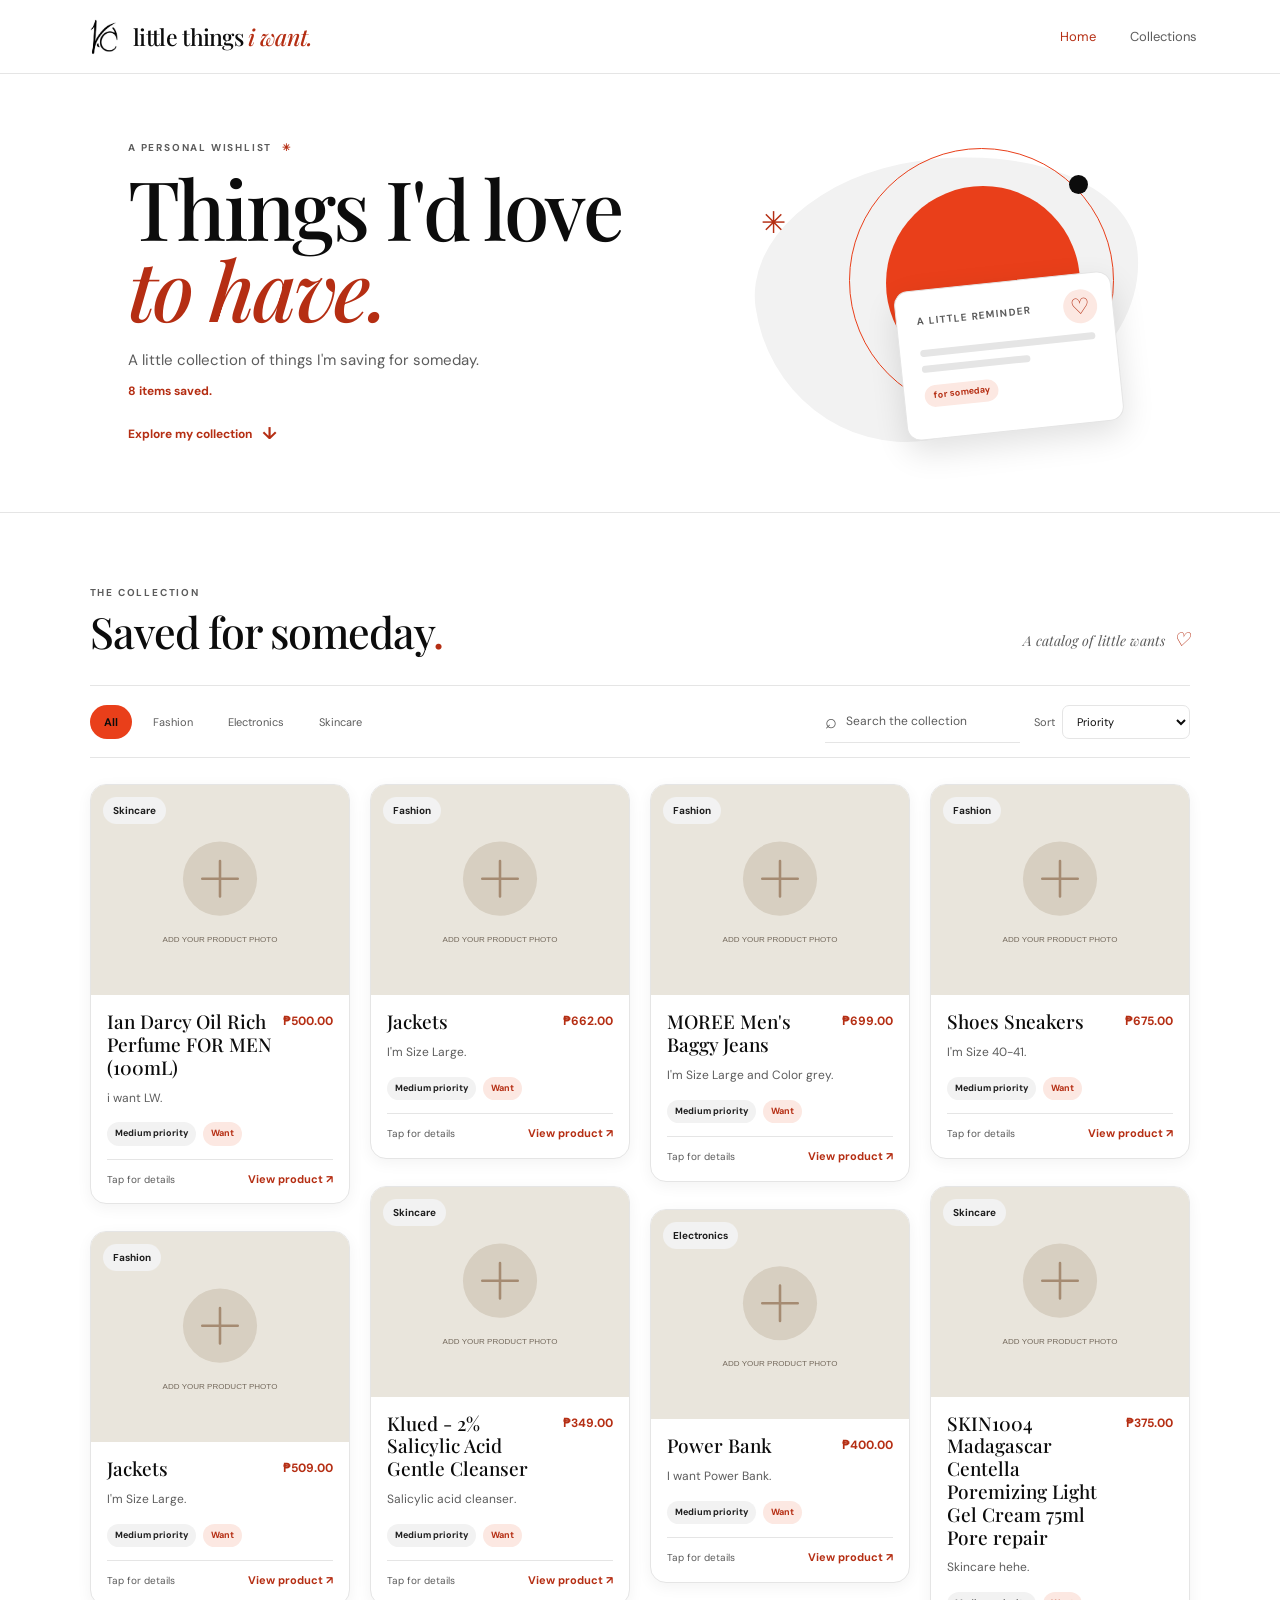
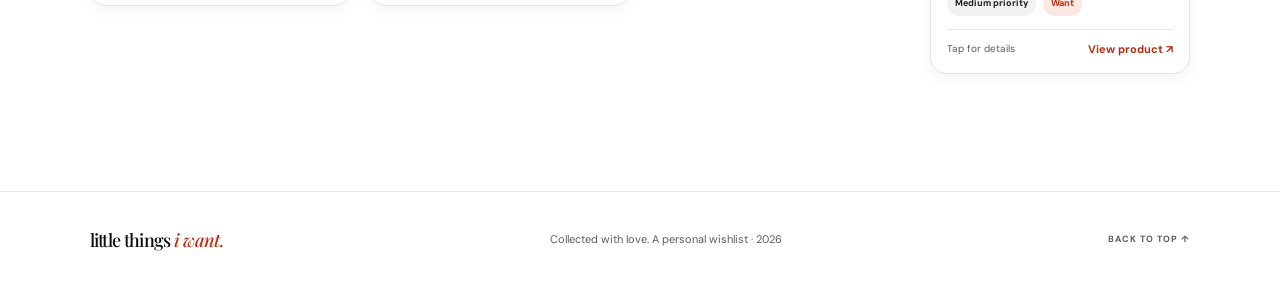
<file: index.html>
<!doctype html>
<html lang="en">
<head>
  <meta charset="utf-8">
  <meta name="viewport" content="width=device-width, initial-scale=1">
  <meta name="theme-color" content="#FFFFFF">
  <meta name="description" content="A little collection of things I'm saving for someday.">
  <title>little things i want.</title>
  <link rel="preconnect" href="https://fonts.googleapis.com">
  <link rel="preconnect" href="https://fonts.gstatic.com" crossorigin>
  <link href="https://fonts.googleapis.com/css2?family=DM+Sans:wght@400;500;600;700&family=Playfair+Display:ital,wght@0,500;0,600;1,500&display=swap" rel="stylesheet">
  <link rel="stylesheet" href="assets/css/style.css">
  <link rel="stylesheet" href="assets/css/responsive.css">
  <script src="assets/js/wishlist.js" defer></script>
  <script src="assets/js/storage.js" defer></script>
  <script src="assets/js/filters.js" defer></script>
  <script src="assets/js/app.js" defer></script>
</head>
<body>
  <header class="site-header" id="top">
    <a class="brand" href="https://rgb-tamps.github.io/Webpage1/" target="_blank" rel="noopener noreferrer" aria-label="little things i want, home">
      <img class="brand-logo" src="assets/images/cropped_circle_image%20(2).png" alt="">
      <span class="brand-name">little things <span>i want.</span></span>
    </a>
    <nav class="main-nav" aria-label="Main navigation">
      <a class="current" href="./" aria-current="page">Home</a>
      <a href="#wishlist">Collections</a>
    </nav>
  </header>
  <main>
    <section class="hero" aria-labelledby="heroTitle">
      <div class="hero-copy">
        <p class="eyebrow">A PERSONAL WISHLIST <span aria-hidden="true">✳</span></p>
        <h1 id="heroTitle">Things I'd love<br><em>to have.</em></h1>
        <p class="hero-subtitle">A little collection of things I'm saving for someday.</p>
        <p class="live-count" id="itemCount" aria-live="polite">Loading saved things...</p>
        <a class="hero-link" href="#wishlist">Explore my collection <span aria-hidden="true">↓</span></a>
      </div>
      <div class="hero-art" aria-hidden="true">
        <span class="hero-art-orbit"></span>
        <span class="hero-art-disc"></span>
        <span class="hero-art-dot"></span>
        <span class="hero-art-spark">✳</span>
        <div class="hero-art-note">
          <span class="art-note-kicker">A little reminder</span>
          <span class="art-note-heart">♡</span>
          <span class="art-note-line"></span>
          <span class="art-note-line short"></span>
          <span class="art-note-pill">for someday</span>
        </div>
      </div>
    </section>
    <section class="collection-section" id="wishlist" aria-labelledby="collectionTitle">
      <div class="section-heading">
        <div>
          <p class="eyebrow">THE COLLECTION</p>
          <h2 id="collectionTitle">Saved for someday<span class="sage-dot">.</span></h2>
        </div>
        <p class="section-note">A catalog of little wants <span aria-hidden="true">♡</span></p>
      </div>
      <div class="toolbar">
        <div class="category-list" id="categoryFilters" aria-label="Filter by category"></div>
        <div class="toolbar-tools">
          <label class="search-box">
            <span aria-hidden="true">⌕</span>
            <input id="searchInput" type="search" placeholder="Search the collection" aria-label="Search wishlist">
          </label>
          <label class="sort-label">Sort
            <select id="sortSelect" aria-label="Sort wishlist">
              <option value="priority">Priority</option>
              <option value="price-low">Price: low to high</option>
              <option value="price-high">Price: high to low</option>
              <option value="name">Name: A to Z</option>
            </select>
          </label>
        </div>
      </div>
      <p class="load-message hidden" id="loadMessage" role="status"></p>
      <div class="masonry-grid" id="wishlistGrid" aria-live="polite" aria-busy="true"></div>
      <div class="empty-state hidden" id="emptyState">
        <span aria-hidden="true">♡</span>
        <h3>No little things found.</h3>
        <p>Try another search or choose a different category.</p>
      </div>
    </section>
  </main>
  <footer class="site-footer">
    <a class="brand footer-brand" href="./">little things <span>i want.</span></a>
    <p>Collected with love. A personal wishlist · 2026</p>
    <a class="back-top" href="#top">BACK TO TOP ↑</a>
  </footer>
  <dialog class="details-dialog" id="detailsDialog" aria-labelledby="dialogTitle">
    <button class="dialog-close" id="dialogClose" type="button" aria-label="Close item details">×</button>
    <div class="dialog-content" id="dialogContent"></div>
  </dialog>
</body>
</html>
</file>
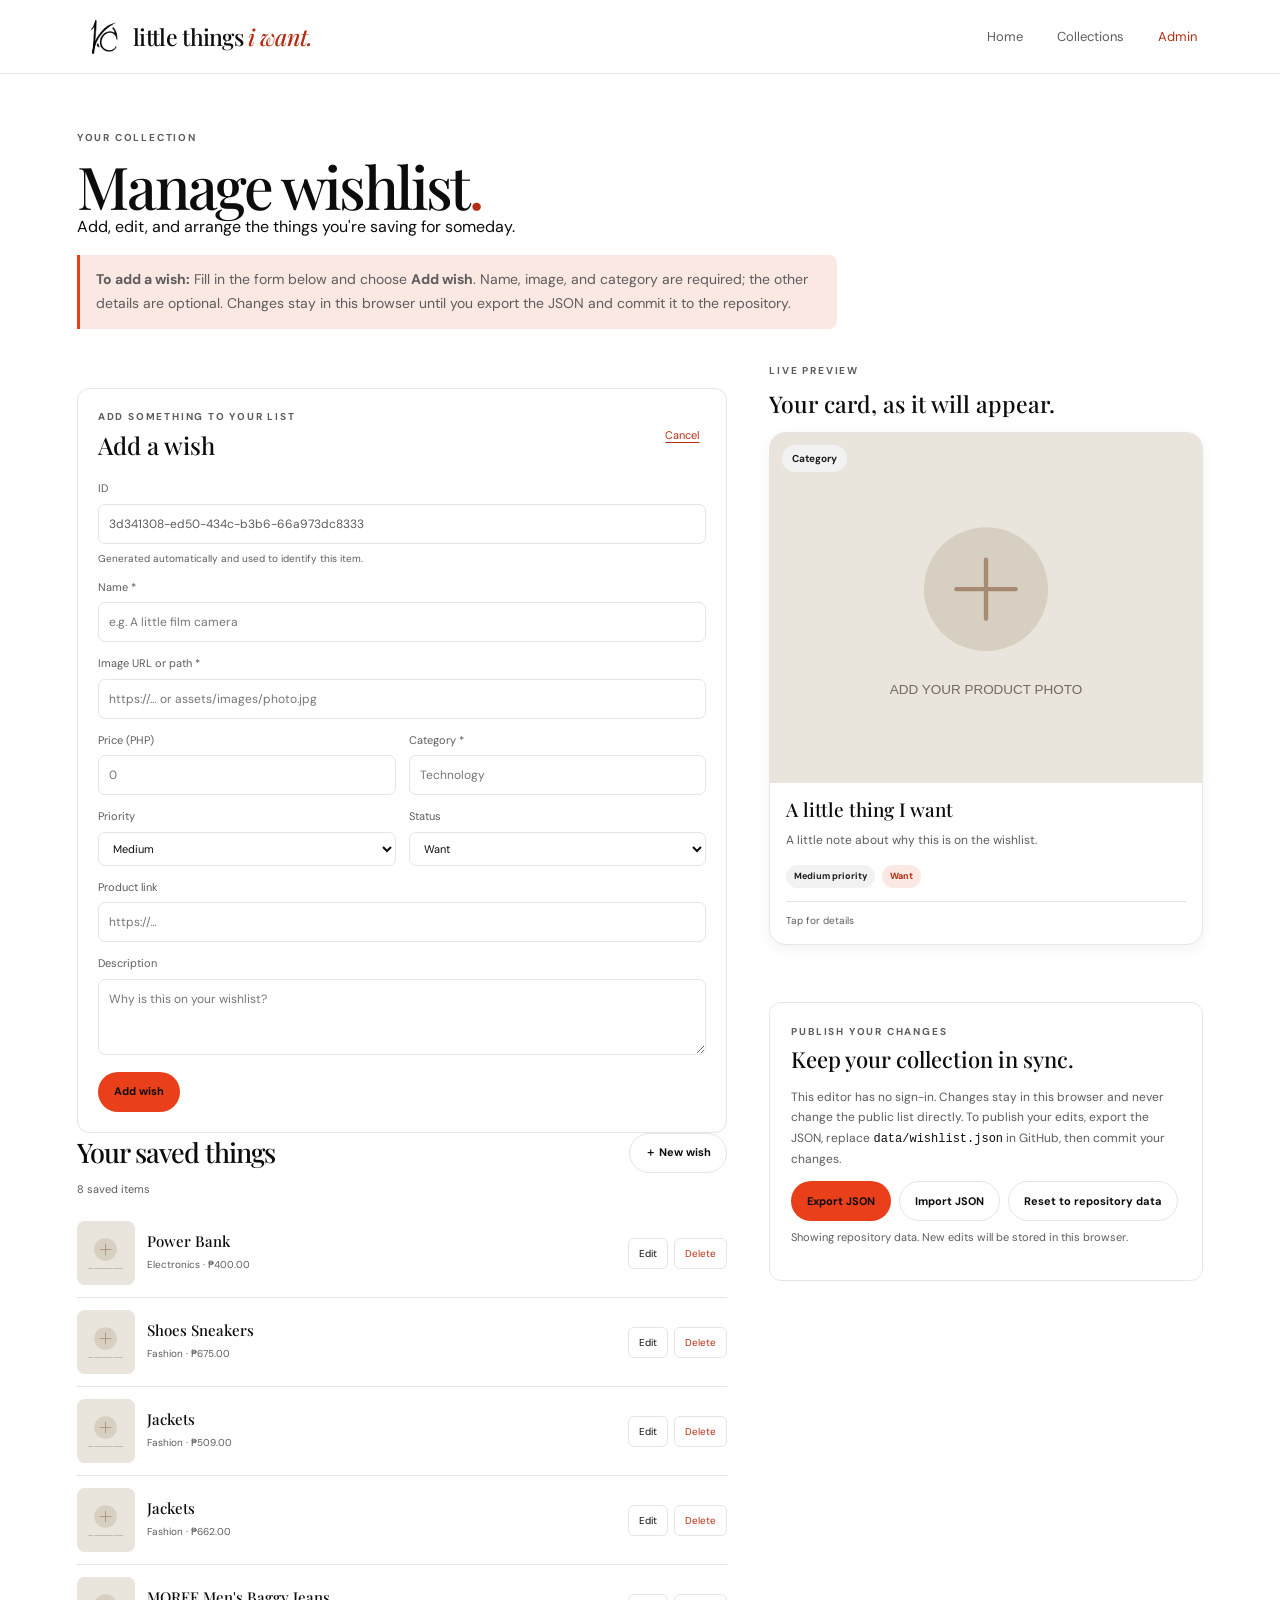
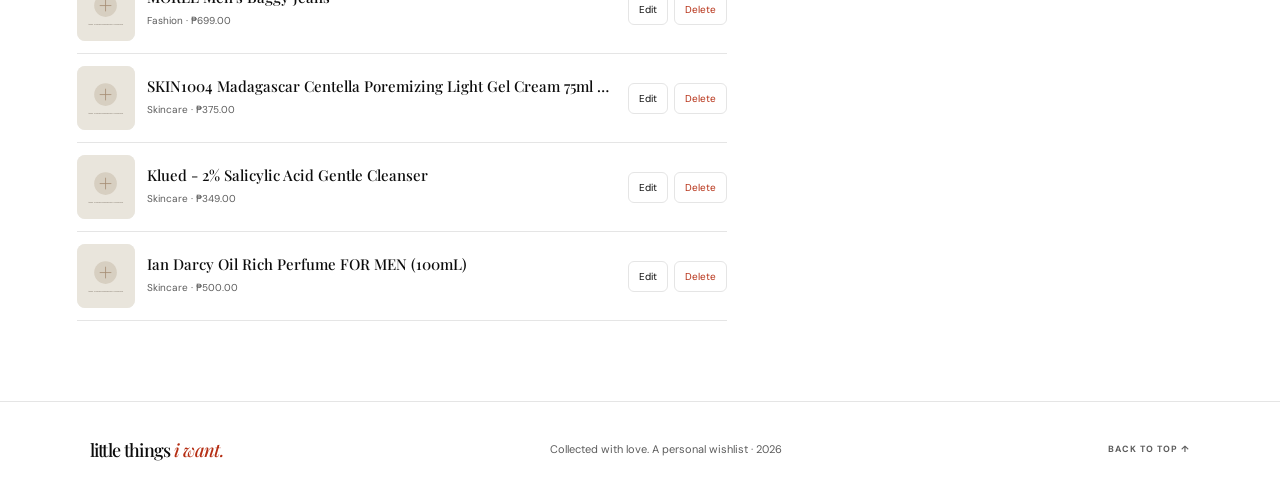
<file: admin.html>
<!doctype html>
<html lang="en">
<head>
  <meta charset="utf-8">
  <meta name="viewport" content="width=device-width, initial-scale=1">
  <meta name="theme-color" content="#FFFFFF">
  <meta name="description" content="Manage the little things on your wishlist.">
  <title>Manage wishlist · little things i want.</title>
  <link rel="preconnect" href="https://fonts.googleapis.com">
  <link rel="preconnect" href="https://fonts.gstatic.com" crossorigin>
  <link href="https://fonts.googleapis.com/css2?family=DM+Sans:wght@400;500;600;700&family=Playfair+Display:ital,wght@0,500;0,600;1,500&display=swap" rel="stylesheet">
  <link rel="stylesheet" href="assets/css/style.css">
  <link rel="stylesheet" href="assets/css/responsive.css">
  <script src="assets/js/wishlist.js" defer></script>
  <script src="assets/js/storage.js" defer></script>
  <script src="assets/js/admin.js" defer></script>
</head>
<body class="admin-page">
  <header class="site-header" id="top">
    <a class="brand" href="./" aria-label="little things i want, home">
      <img class="brand-logo" src="assets/images/cropped_circle_image%20(2).png" alt="">
      <span class="brand-name">little things <span>i want.</span></span>
    </a>
    <nav class="main-nav" aria-label="Main navigation">
      <a href="./">Home</a>
      <a href="index.html#wishlist">Collections</a>
      <a class="current" href="admin.html" aria-current="page">Admin</a>
    </nav>
  </header>
  <main class="admin-main">
    <div class="admin-intro">
      <p class="eyebrow">YOUR COLLECTION</p>
      <h1>Manage wishlist<span class="sage-dot">.</span></h1>
      <p>Add, edit, and arrange the things you're saving for someday.</p>
      <p class="admin-help"><strong>To add a wish:</strong> Fill in the form below and choose <strong>Add wish</strong>. Name, image, and category are required; the other details are optional. Changes stay in this browser until you export the JSON and commit it to the repository.</p>
    </div>
    <section class="admin-workspace" aria-label="Wishlist editor">
      <div class="admin-editor">
        <form class="item-form" id="itemForm" aria-labelledby="formTitle">
          <div class="form-heading">
            <div>
              <p class="eyebrow">ADD SOMETHING TO YOUR LIST</p>
              <h2 id="formTitle">Add a wish</h2>
            </div>
            <button class="text-button" id="cancelEdit" type="button">Cancel</button>
          </div>
          <div class="form-grid">
            <label class="full-field">ID
              <input id="itemId" name="id" type="text" readonly aria-describedby="idHelp">
              <small id="idHelp">Generated automatically and used to identify this item.</small>
            </label>
            <label class="full-field">Name *
              <input id="itemName" name="name" type="text" maxlength="90" required placeholder="e.g. A little film camera">
            </label>
            <label class="full-field">Image URL or path *
              <input id="itemImage" name="image" type="text" required placeholder="https://… or assets/images/photo.jpg">
            </label>
            <label>Price (PHP)
              <input id="itemPrice" name="price" type="number" min="0" step="0.01" placeholder="0">
            </label>
            <label>Category *
              <input id="itemCategory" name="category" type="text" maxlength="35" required placeholder="Technology">
            </label>
            <label>Priority
              <select id="itemPriority" name="priority">
                <option>Low</option><option selected>Medium</option><option>High</option>
              </select>
            </label>
            <label>Status
              <select id="itemStatus" name="status">
                <option value="Want">Want</option><option value="Purchased">Purchased</option>
              </select>
            </label>
            <label class="full-field">Product link
              <input id="itemUrl" name="url" type="url" placeholder="https://…">
            </label>
            <label class="full-field">Description
              <textarea id="itemDescription" name="description" rows="3" maxlength="280" placeholder="Why is this on your wishlist?"></textarea>
            </label>
          </div>
          <div class="form-actions"><button class="primary-button" id="saveItemButton" type="submit">Add wish</button></div>
        </form>
        <div class="admin-list-heading">
          <h2>Your saved things</h2>
          <button class="secondary-button" id="newItemButton" type="button">＋ New wish</button>
        </div>
        <p class="admin-count" id="adminItemCount" aria-live="polite"></p>
        <div class="admin-item-list" id="adminItemList"></div>
      </div>
      <aside class="preview-column" aria-labelledby="previewHeading">
        <p class="eyebrow">LIVE PREVIEW</p>
        <h2 id="previewHeading">Your card, as it will appear.</h2>
        <article class="product-card preview-card" id="cardPreview"></article>
        <section class="backup-section" aria-labelledby="backupHeading">
          <p class="eyebrow">PUBLISH YOUR CHANGES</p>
          <h2 id="backupHeading">Keep your collection in sync.</h2>
          <p>This editor has no sign-in. Changes stay in this browser and never change the public list directly. To publish your edits, export the JSON, replace <code>data/wishlist.json</code> in GitHub, then commit your changes.</p>
          <div class="backup-actions">
            <button class="primary-button" id="exportButton" type="button">Export JSON</button>
            <label class="secondary-button file-button">Import JSON
              <input id="importInput" type="file" accept=".json,application/json">
            </label>
            <button class="secondary-button" id="restoreButton" type="button">Reset to repository data</button>
          </div>
          <p class="storage-note" id="storageNote">Changes are stored in this browser only.</p>
        </section>
      </aside>
    </section>
  </main>
  <footer class="site-footer">
    <a class="brand footer-brand" href="./">little things <span>i want.</span></a>
    <p>Collected with love. A personal wishlist · 2026</p>
    <a class="back-top" href="#top">BACK TO TOP ↑</a>
  </footer>
  <div class="toast" id="toast" role="status" aria-live="polite"></div>
</body>
</html>
</file>
<file: assets/css/style.css>
:root {
  --sage: #E93F1A;
  --sage-dark: #B52E13;
  --sage-tint: #FCE8E2;
  --terracotta: #E93F1A;
  --terracotta-dark: #B52E13;
  --terracotta-tint: #FCE8E2;
  --lilac: #1D1D1D;
  --lilac-dark: #1D1D1D;
  --lilac-tint: #F2F2F2;
  --background: #FFFFFF;
  --card: #FFFFFF;
  --text: #0C0C0C;
  --muted: #5C5C5C;
  --border: #E5E5E5;
  --shadow: 0 12px 32px rgba(12, 12, 12, 0.12);
  --soft-shadow: 0 4px 15px rgba(12, 12, 12, 0.05);
  --backdrop: rgba(0, 0, 0, 0.52);
  --font-body: "DM Sans", sans-serif;
  --font-heading: "Playfair Display", Georgia, serif;
  --radius-card: 16px;
}

* { box-sizing: border-box; }
html { scroll-behavior: smooth; scroll-padding-top: 90px; }
body {
  margin: 0;
  background: var(--background);
  color: var(--text);
  font-family: var(--font-body);
  line-height: 1.5;
  animation: page-fade-in 450ms ease both;
}
button, input, textarea, select { font: inherit; }
button, a { -webkit-tap-highlight-color: transparent; }
a { color: inherit; text-decoration: none; }
button { cursor: pointer; }
:focus-visible { outline: 3px solid var(--lilac-dark); outline-offset: 3px; }
.hidden { display: none !important; }

@keyframes page-fade-in {
  from { opacity: 0; transform: translateY(5px); }
  to { opacity: 1; transform: translateY(0); }
}

.site-header {
  position: sticky;
  z-index: 5;
  top: 0;
  height: 74px;
  display: flex;
  align-items: center;
  justify-content: space-between;
  padding: 0 max(6.5%, calc((100% - 1250px) / 2));
  background: var(--background);
  border-bottom: 1px solid var(--border);
}
.site-header .brand { display: inline-flex; align-items: center; gap: 10px; }
.brand { font: 500 23px/1 var(--font-heading); letter-spacing: -0.7px; white-space: nowrap; }
.brand-logo { display: block; width: 40px; height: 40px; flex: 0 0 auto; border-radius: 50%; object-fit: cover; }
.brand span { color: var(--sage-dark); font-style: italic; }
.brand > .brand-name { color: var(--text); font: inherit; font-style: normal; }
.brand-name > span { color: var(--sage-dark); font-style: italic; }
.main-nav { display: flex; align-items: center; gap: 34px; color: var(--muted); font-size: 13px; }
.main-nav a { padding: 8px 0; transition: color 180ms ease; }
.main-nav a:hover, .main-nav a.current { color: var(--sage-dark); }

.hero {
  display: grid;
  grid-template-columns: minmax(0, 1.15fr) minmax(280px, 0.85fr);
  align-items: center;
  gap: 34px;
  min-height: 424px;
  padding: 64px 10%;
  border-bottom: 1px solid var(--border);
}
.hero-copy { position: relative; z-index: 1; }
.hero-art { position: relative; width: 100%; max-width: 440px; min-height: 310px; justify-self: end; }
.hero-art::before {
  position: absolute;
  inset: 20px 10px 12px 25px;
  border-radius: 47% 53% 61% 39% / 44% 42% 58% 56%;
  background: var(--lilac-tint);
  content: "";
  transform: rotate(-8deg);
}
.hero-art-orbit {
  position: absolute;
  top: 10px;
  right: 38px;
  width: 265px;
  height: 265px;
  border: 1px solid var(--sage);
  border-radius: 50%;
}
.hero-art-disc {
  position: absolute;
  top: 48px;
  right: 72px;
  width: 194px;
  height: 194px;
  border-radius: 50%;
  background: var(--sage);
}
.hero-art-dot {
  position: absolute;
  top: 37px;
  right: 64px;
  width: 19px;
  height: 19px;
  border-radius: 50%;
  background: var(--text);
}
.hero-art-spark {
  position: absolute;
  top: 62px;
  left: 30px;
  color: var(--terracotta-dark);
  font-size: 30px;
}
.hero-art-note {
  position: absolute;
  right: 8%;
  bottom: 17px;
  display: flex;
  width: 218px;
  min-height: 150px;
  flex-direction: column;
  align-items: flex-start;
  padding: 23px 20px;
  transform: rotate(-6deg);
  border: 1px solid var(--border);
  border-radius: 14px;
  background: var(--card);
  box-shadow: var(--shadow);
}
.art-note-kicker { color: var(--muted); font-size: 10px; font-weight: 700; letter-spacing: 1.2px; text-transform: uppercase; }
.art-note-heart {
  position: absolute;
  top: 15px;
  right: 15px;
  display: grid;
  width: 34px;
  height: 34px;
  place-items: center;
  border-radius: 50%;
  background: var(--sage-tint);
  color: var(--sage-dark);
  font-size: 22px;
}
.art-note-line { display: block; width: 100%; height: 7px; margin-top: 21px; border-radius: 6px; background: var(--border); }
.art-note-line.short { width: 62%; margin-top: 9px; }
.art-note-pill { margin-top: 13px; padding: 4px 9px; border-radius: 20px; background: var(--sage-tint); color: var(--sage-dark); font-size: 9px; font-weight: 700; }
.eyebrow { margin: 0 0 12px; color: var(--muted); font-size: 10px; font-weight: 700; letter-spacing: 1.8px; }
.hero .eyebrow span { color: var(--terracotta-dark); margin-left: 6px; }
h1, h2, h3, p { margin-top: 0; }
.hero h1, .admin-intro h1 {
  margin: 0;
  font: 500 clamp(54px, 7vw, 82px)/0.99 var(--font-heading);
  letter-spacing: -2.6px;
}
.hero h1 em { color: var(--sage-dark); font-weight: 500; }
.hero-subtitle { margin: 20px 0 10px; color: var(--muted); font-size: 15px; }
.live-count { margin: 0 0 21px; color: var(--sage-dark); font-size: 12px; font-weight: 700; }
.hero-link { display: inline-flex; gap: 10px; align-items: center; color: var(--sage-dark); font-size: 12px; font-weight: 700; }
.hero-link span { font-size: 17px; }
.hero-link:hover { color: var(--text); }

.collection-section { max-width: 1440px; margin: auto; padding: 72px 7% 90px; }
.section-heading { display: flex; justify-content: space-between; align-items: end; margin-bottom: 29px; }
.section-heading .eyebrow { margin-bottom: 7px; }
.section-heading h2, .admin-list-heading h2 {
  margin: 0;
  font: 500 clamp(31px, 4vw, 43px)/1.15 var(--font-heading);
  letter-spacing: -1px;
}
.sage-dot { color: var(--sage-dark); }
.section-note { margin: 0 0 5px; color: var(--muted); font: italic 14px var(--font-heading); }
.section-note span { color: var(--terracotta-dark); font-size: 19px; margin-left: 4px; }
.toolbar {
  display: flex;
  justify-content: space-between;
  align-items: center;
  gap: 18px;
  margin-bottom: 26px;
  padding: 14px 0;
  border-top: 1px solid var(--border);
  border-bottom: 1px solid var(--border);
}
.category-list { display: flex; flex-wrap: wrap; gap: 7px; }
.filter-chip {
  padding: 8px 13px;
  border: 1px solid transparent;
  border-radius: 30px;
  background: transparent;
  color: var(--muted);
  font-size: 11px;
  transition: background 180ms ease, color 180ms ease;
}
.filter-chip:hover { background: var(--lilac-tint); color: var(--lilac-dark); }
.filter-chip.active { background: var(--sage); color: var(--text); font-weight: 700; }
.toolbar-tools { display: flex; align-items: center; gap: 14px; }
.search-box {
  display: flex;
  align-items: center;
  gap: 7px;
  min-width: 195px;
  padding: 6px 0;
  border-bottom: 1px solid var(--border);
  color: var(--muted);
}
.search-box span { font-size: 20px; }
.search-box input { width: 100%; min-width: 0; border: 0; outline: 0; background: transparent; color: var(--text); font-size: 12px; }
.search-box input::placeholder { color: var(--muted); }
.sort-label { display: flex; align-items: center; gap: 7px; color: var(--muted); font-size: 11px; }
.sort-label select, .form-grid select {
  padding: 8px 10px;
  border: 1px solid var(--border);
  border-radius: 7px;
  background: var(--card);
  color: var(--text);
  font-size: 11px;
}
.masonry-grid { columns: 4; column-gap: 20px; min-height: 80px; }
.product-card {
  display: inline-block;
  width: 100%;
  margin: 0 0 20px;
  break-inside: avoid;
  overflow: hidden;
  border: 1px solid var(--border);
  border-radius: var(--radius-card);
  background: var(--card);
  box-shadow: var(--soft-shadow);
  transition: transform 250ms ease, box-shadow 250ms ease, opacity 250ms ease;
}
.product-card:hover, .product-card:focus-visible { transform: translateY(-4px); box-shadow: var(--shadow); }
.product-card.purchased { opacity: 0.66; }
.product-image-wrap { position: relative; overflow: hidden; background: var(--lilac-tint); }
.product-image { display: block; width: 100%; height: auto; transition: transform 250ms ease; }
.product-card:hover .product-image { transform: scale(1.04); }
.category-chip {
  position: absolute;
  top: 12px;
  left: 12px;
  max-width: calc(100% - 24px);
  overflow: hidden;
  padding: 6px 10px;
  border-radius: 30px;
  background: var(--lilac-tint);
  color: var(--lilac-dark);
  font-size: 10px;
  font-weight: 700;
  text-overflow: ellipsis;
  white-space: nowrap;
}
.purchased-mark {
  position: absolute;
  top: 11px;
  right: 11px;
  display: grid;
  width: 30px;
  height: 30px;
  place-items: center;
  border-radius: 50%;
  background: var(--sage);
  color: var(--text);
  font-size: 17px;
  font-weight: 700;
}
.product-content { padding: 15px 16px 16px; }
.product-topline { display: flex; justify-content: space-between; align-items: start; gap: 10px; }
.product-title { margin: 0 0 8px; font: 500 19px/1.2 var(--font-heading); }
.product-price { flex: 0 0 auto; margin-top: 2px; color: var(--terracotta-dark); font-size: 12px; font-weight: 700; }
.product-description { margin: 2px 0 14px; color: var(--muted); font-size: 12px; line-height: 1.65; }
.product-meta { display: flex; align-items: center; gap: 7px; flex-wrap: wrap; margin-bottom: 13px; }
.priority-badge, .status-badge { padding: 5px 8px; border-radius: 30px; background: var(--sage-tint); color: var(--sage-dark); font-size: 9px; font-weight: 700; }
.priority-badge.high { background: var(--terracotta-tint); color: var(--terracotta-dark); }
.priority-badge.medium { background: var(--lilac-tint); color: var(--lilac-dark); }
.priority-badge.low { background: var(--sage-tint); color: var(--sage-dark); }
.status-badge.purchased { background: var(--sage-tint); color: var(--sage-dark); }
.card-actions { display: flex; justify-content: space-between; align-items: center; gap: 8px; padding-top: 11px; border-top: 1px solid var(--border); }
.details-hint { color: var(--muted); font-size: 10px; }
.product-link { color: var(--sage-dark); font-size: 11px; font-weight: 700; }
.product-link:hover { text-decoration: underline; text-underline-offset: 3px; }
.load-message { padding: 14px; border-radius: 9px; background: var(--terracotta-tint); color: var(--terracotta-dark); font-size: 13px; }
.empty-state { padding: 55px 20px; text-align: center; }
.empty-state > span { color: var(--lilac-dark); font-size: 37px; }
.empty-state h3 { margin: 10px 0; font: 500 26px var(--font-heading); }
.empty-state p { color: var(--muted); font-size: 13px; }

.site-footer {
  display: flex;
  min-height: 96px;
  align-items: center;
  justify-content: space-between;
  gap: 18px;
  max-width: 1440px;
  margin: auto;
  padding: 22px 7%;
  border-top: 1px solid var(--border);
}
.footer-brand { font-size: 18px; }
.site-footer p { margin: 0; color: var(--muted); font-size: 11px; }
.back-top { color: var(--muted); font-size: 9px; font-weight: 700; letter-spacing: 1px; }
.back-top:hover { color: var(--sage-dark); }

.details-dialog {
  position: fixed;
  width: min(760px, calc(100% - 32px));
  max-height: min(88vh, 850px);
  padding: 0;
  overflow: auto;
  border: 1px solid var(--border);
  border-radius: var(--radius-card);
  background: var(--card);
  color: var(--text);
  box-shadow: var(--shadow);
}
.details-dialog::backdrop { background: var(--backdrop); }
.dialog-close {
  position: sticky;
  z-index: 1;
  top: 12px;
  float: right;
  width: 36px;
  height: 36px;
  margin: 12px 12px -48px 0;
  border: 1px solid var(--border);
  border-radius: 50%;
  background: var(--card);
  color: var(--text);
  font-size: 24px;
}
.dialog-content { display: grid; grid-template-columns: 1fr 1fr; }
.dialog-image { display: block; width: 100%; height: 100%; max-height: 650px; object-fit: cover; background: var(--lilac-tint); }
.dialog-copy { align-self: center; padding: 34px; }
.dialog-copy h2 { margin: 12px 0 8px; font: 500 32px/1.15 var(--font-heading); }
.dialog-copy .product-description { font-size: 14px; }
.dialog-price { margin: 0 0 16px; color: var(--terracotta-dark); font-size: 16px; font-weight: 700; }
.dialog-product-link { display: inline-block; margin-top: 5px; padding: 11px 15px; border-radius: 30px; background: var(--sage); color: var(--text); font-size: 12px; font-weight: 700; }

.admin-main { max-width: 1300px; margin: auto; padding: 56px 6% 80px; }
.admin-intro { margin-bottom: 34px; }
.admin-intro h1 { font-size: clamp(42px, 5vw, 59px); }
.admin-intro > p:last-child { margin: 12px 0 0; color: var(--muted); font-size: 14px; }
.admin-intro .admin-help {
  max-width: 760px;
  margin-top: 18px;
  padding: 13px 16px;
  border-left: 3px solid var(--sage);
  border-radius: 0 8px 8px 0;
  background: var(--sage-tint);
  color: var(--text);
  font-size: 12px;
  line-height: 1.7;
}
.admin-workspace { display: grid; grid-template-columns: minmax(0, 1.2fr) minmax(280px, 0.8fr); gap: 42px; align-items: start; }
.admin-list-heading { display: flex; align-items: center; justify-content: space-between; gap: 15px; }
.admin-list-heading h2 { font-size: 27px; }
.admin-count, .storage-note { margin: 8px 0 12px; color: var(--muted); font-size: 11px; }
.primary-button, .secondary-button {
  display: inline-flex;
  min-height: 40px;
  align-items: center;
  justify-content: center;
  padding: 10px 15px;
  border: 1px solid transparent;
  border-radius: 30px;
  font-size: 11px;
  font-weight: 700;
  text-align: center;
  transition: transform 180ms ease, background 180ms ease;
}
.primary-button { background: var(--sage); color: var(--text); }
.primary-button:hover { background: var(--sage-tint); }
.secondary-button { border-color: var(--border); background: var(--card); color: var(--text); }
.secondary-button:hover { background: var(--lilac-tint); }
.admin-row { display: flex; align-items: center; gap: 12px; padding: 12px 0; border-bottom: 1px solid var(--border); }
.admin-thumb { width: 58px; height: 64px; flex: 0 0 auto; object-fit: cover; border-radius: 8px; background: var(--lilac-tint); }
.admin-row-info { flex: 1; min-width: 0; }
.admin-row-info strong { display: block; overflow: hidden; font: 500 15px var(--font-heading); text-overflow: ellipsis; white-space: nowrap; }
.admin-row-info span { color: var(--muted); font-size: 10px; }
.row-actions { display: flex; gap: 6px; }
.row-actions button { padding: 7px 10px; border: 1px solid var(--border); border-radius: 6px; background: var(--card); color: var(--text); font-size: 10px; }
.row-actions button:hover { background: var(--lilac-tint); }
.row-actions .delete { color: var(--terracotta-dark); }
.item-form { margin-top: 25px; padding: 20px; border: 1px solid var(--border); border-radius: 12px; background: var(--card); }
.form-heading { display: flex; align-items: center; justify-content: space-between; margin-bottom: 19px; }
.form-heading .eyebrow { margin-bottom: 5px; }
.form-heading h2 { margin: 0; font: 500 24px var(--font-heading); }
.text-button { padding: 7px; border: 0; background: transparent; color: var(--sage-dark); font-size: 11px; text-decoration: underline; text-underline-offset: 3px; }
.form-grid { display: grid; grid-template-columns: 1fr 1fr; gap: 13px; }
.form-grid label { display: flex; flex-direction: column; gap: 7px; color: var(--muted); font-size: 11px; }
.form-grid .full-field { grid-column: 1 / -1; }
.form-grid input, .form-grid textarea {
  width: 100%;
  min-height: 40px;
  padding: 10px;
  border: 1px solid var(--border);
  border-radius: 7px;
  background: var(--background);
  color: var(--text);
  font-size: 12px;
}
.form-grid textarea { resize: vertical; }
.form-grid input:focus, .form-grid textarea:focus, .form-grid select:focus { outline: 2px solid var(--lilac-dark); outline-offset: 1px; }
.form-grid input[readonly] { color: var(--muted); }
.form-grid small { color: var(--muted); font-size: 10px; }
.form-actions { margin-top: 17px; }
.preview-column { position: sticky; top: 98px; }
.preview-column > h2, .backup-section h2 { margin: 0 0 14px; font: 500 23px/1.2 var(--font-heading); }
.preview-card { cursor: default; }
.preview-card:hover { transform: none; box-shadow: var(--soft-shadow); }
.preview-card .product-image { max-height: 320px; object-fit: cover; }
.backup-section { margin-top: 30px; padding: 21px; border: 1px solid var(--border); border-radius: 12px; background: var(--card); }
.backup-section .eyebrow { margin-bottom: 7px; }
.backup-section h2 { font-size: 22px; }
.backup-section > p:not(.eyebrow):not(.storage-note) { color: var(--muted); font-size: 12px; line-height: 1.7; }
.backup-section code { color: var(--text); }
.backup-actions { display: flex; flex-wrap: wrap; gap: 8px; }
.file-button { position: relative; overflow: hidden; cursor: pointer; }
.file-button input { position: absolute; width: 1px; height: 1px; opacity: 0; }
.storage-note { line-height: 1.6; }
.toast { position: fixed; z-index: 10; right: 24px; bottom: 22px; max-width: calc(100% - 48px); padding: 12px 17px; transform: translateY(12px); border-radius: 30px; background: var(--text); color: var(--card); font-size: 12px; opacity: 0; pointer-events: none; transition: opacity 180ms ease, transform 180ms ease; }
.toast.show { transform: translateY(0); opacity: 1; }
</file>
<file: assets/css/responsive.css>
@media (max-width: 1050px) {
  .masonry-grid { columns: 3; }
  .collection-section { padding-right: 5%; padding-left: 5%; }
  .toolbar { align-items: flex-start; flex-direction: column; }
  .toolbar-tools { width: 100%; justify-content: space-between; }
}
@media (max-width: 700px) {
  .site-header { height: 66px; padding: 0 5%; }
  .brand { font-size: 20px; }
  .brand-logo { width: 34px; height: 34px; }
  .main-nav { gap: 18px; font-size: 12px; }
  .hero { grid-template-columns: 1fr; min-height: 0; gap: 12px; padding: 58px 7% 48px; }
  .hero h1 { font-size: clamp(52px, 11vw, 70px); }
  .hero-subtitle { max-width: 350px; font-size: 14px; }
  .hero-art { width: min(100%, 390px); min-height: 265px; justify-self: center; margin-top: 6px; }
  .hero-art-orbit { right: 43px; width: 225px; height: 225px; }
  .hero-art-disc { top: 42px; right: 72px; width: 165px; height: 165px; }
  .hero-art-dot { top: 34px; right: 67px; }
  .hero-art-note { right: 7%; bottom: 9px; }
  .hero-art-spark { top: 48px; left: 25px; }
  .collection-section { padding: 54px 5% 64px; }
  .masonry-grid { columns: 2; column-gap: 13px; }
  .product-card { margin-bottom: 13px; }
  .section-note { display: none; }
  .site-footer { flex-wrap: wrap; padding-right: 5%; padding-left: 5%; }
  .site-footer p { order: 3; width: 100%; }
  .admin-main { padding: 42px 5% 60px; }
  .admin-workspace { grid-template-columns: 1fr; gap: 34px; }
  .preview-column { position: static; }
  .preview-card { max-width: 440px; }
  .dialog-content { grid-template-columns: 1fr; }
  .dialog-image { max-height: 45vh; }
  .dialog-copy { padding: 24px; }
}
@media (max-width: 420px) {
  .main-nav { gap: 12px; font-size: 11px; }
  .brand { font-size: 18px; }
  .hero { padding-top: 53px; }
  .hero h1 { font-size: 50px; }
  .hero-art { min-height: 218px; }
  .hero-art-orbit { top: 7px; right: 32px; width: 188px; height: 188px; }
  .hero-art-disc { top: 35px; right: 52px; width: 139px; height: 139px; }
  .hero-art-dot { top: 23px; right: 47px; width: 16px; height: 16px; }
  .hero-art-note { right: 3%; bottom: 5px; width: 190px; min-height: 135px; padding: 19px 16px; }
  .hero-art-spark { top: 35px; left: 12px; font-size: 25px; }
  .masonry-grid { columns: 1; }
  .toolbar-tools { align-items: stretch; flex-direction: column; }
  .search-box { min-width: 0; }
  .sort-label { justify-content: space-between; }
  .product-title { font-size: 18px; }
  .admin-list-heading { align-items: flex-start; flex-direction: column; }
  .form-grid { grid-template-columns: 1fr; }
  .form-grid .full-field { grid-column: auto; }
  .admin-row { gap: 8px; }
  .admin-thumb { width: 48px; height: 54px; }
  .row-actions button { padding: 7px; }
  .footer-brand { font-size: 16px; }
}
@media (prefers-reduced-motion: reduce) {
  *, *::before, *::after { scroll-behavior: auto !important; animation-duration: 0.01ms !important; transition-duration: 0.01ms !important; }
}
</file>
